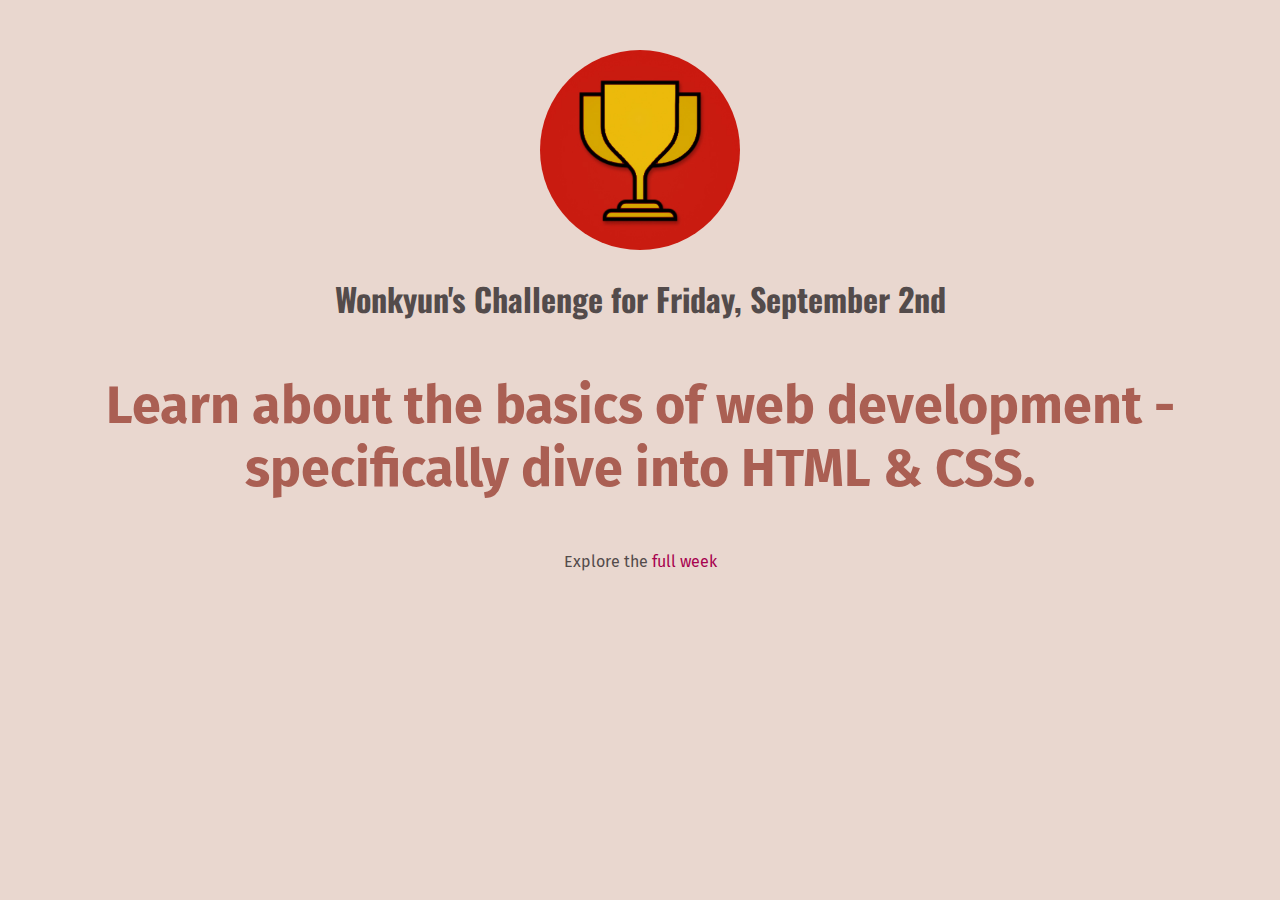
<file: index.html>
<!DOCTYPE html>
<html lang="en">
  <head>
    <meta charset="UTF-8" />
    <link rel="preconnect" href="https://fonts.googleapis.com" />
    <link rel="preconnect" href="https://fonts.gstatic.com" crossorigin />
    <link
      href="https://fonts.googleapis.com/css2?family=Fira+Sans:ital,wght@0,700;1,400&family=Oswald:wght@700&display=swap"
      rel="stylesheet"
    />

    <!--<link> 태그의 rel 속성은 현재 문서와 외부 리소스 사이의 연관 관계를 명시합니다.-->
    <link href="styles/shared.css" rel="stylesheet" />
    <link href="styles/daily-challenge.css" rel="stylesheet" />
    <title>My Daily Challenge</title>
  </head>
  <body>
    <!--alt는 이미지가 서버로 로딩되지 않을 때 대신 표시되는 텍스트 -->
    <img src="images/challenges-trophy.jpeg" alt="A trophy" />
    <h1>Wonkyun's Challenge for Friday, September 2nd</h1>
    <p id="todays-challenge">
      Learn about the basics of web development - specifically dive into HTML &
      CSS.
    </p>
    <p>
      Explore the
      <a href="full-week.html"> full week </a>
    </p>
  </body>
</html>
</file>
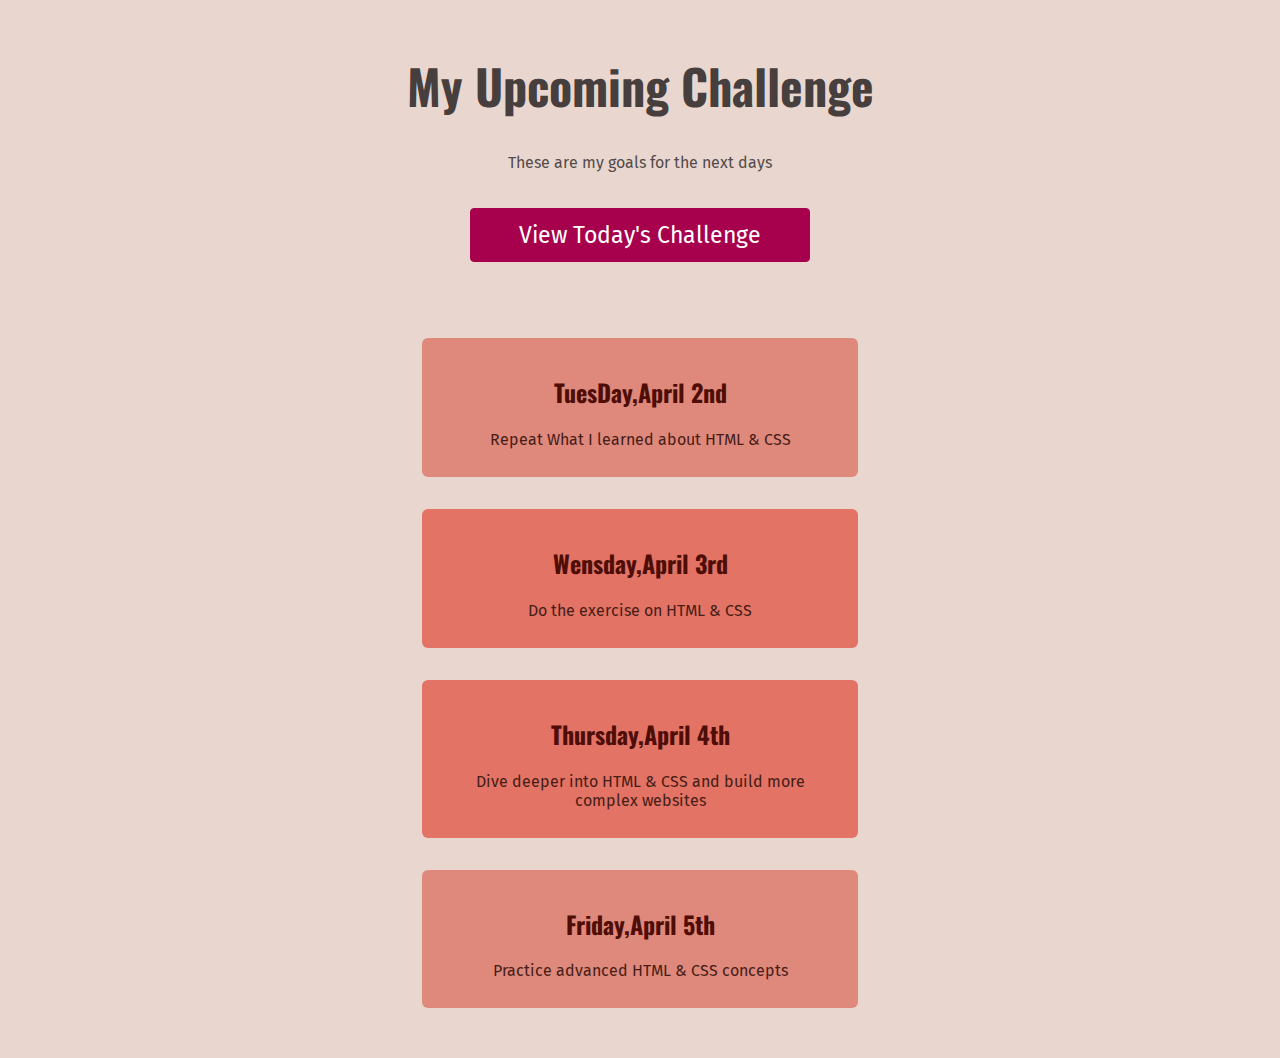
<file: full-week.html>
<!DOCTYPE html>
<html lang="en">
  <head>
    <meta charset="UTF-8" />
    <link rel="preconnect" href="https://fonts.googleapis.com" />
    <link rel="preconnect" href="https://fonts.gstatic.com" crossorigin />
    <link
      href="https://fonts.googleapis.com/css2?family=Fira+Sans:ital,wght@0,700;1,400&family=Oswald:wght@700&display=swap"
      rel="stylesheet"
    />
    <link href="styles/shared.css" rel="stylesheet" />
    <link href="styles/full-week.css" rel="stylesheet" />
    <title>My Upcoming Challenge</title>
  </head>
  <body>
    <header>
      <h1>My Upcoming Challenge</h1>
      <p id="description">These are my goals for the next days</p>
      <a href="index.html">View Today's Challenge</a>
    </header>
    <main>
      <ol>
        <li>
          <h2>TuesDay,April 2nd</h2>
          <p>Repeat What I learned about HTML & CSS</p>
        </li>
        <li class="highlight-goal">
          <h2>Wensday,April 3rd</h2>
          <p>Do the exercise on HTML & CSS</p>
        </li>

        <li class="highlight-goal">
          <h2>Thursday,April 4th</h2>
          <p>Dive deeper into HTML & CSS and build more complex websites</p>
        </li>
        <li>
          <h2>Friday,April 5th</h2>
          <p>Practice advanced HTML & CSS concepts</p>
        </li>
      </ol>
    </main>
  </body>
</html>
</file>
<file: styles/shared.css>
body {
  /*body 안에 있는 요소를 가운데로 정렬시키고 싶을 때 사용 
    text-align은 태그 안의 요소들의 배치를 담당한다 그래서 이미지 태그에다가
    쓴다고해서 이미지의 정렬이 바뀌지 않고 이미지 밖에 쌓여져 있는 바디 태그를 수정해야함  */
  text-align: center;
  background-color: rgb(233, 215, 207);
  color: rgb(83, 75, 75);
  margin: 50px;
}

h1 {
  font-family: "Oswald", sans-serif;
}

p {
  font-family: "Fira Sans", sans-serif;
}

a {
  font-family: "Fira Sans", sans-serif;
  color: rgb(167, 1, 78);
  text-decoration: none;
}

/*hover 를 사용해서 마우스 커서를 올렸을 때 동작을 지정해줄 수 있다 */
a:hover {
  text-decoration: underline;
}
</file>
<file: styles/daily-challenge.css>
body {
  margin: 50px;
}

img {
  width: 200px;
  height: 200px;
  border-radius: 100px;
}

#todays-challenge {
  color: rgb(170, 95, 83);
  font-weight: bold;
  font-size: 52px;
}
</file>
<file: styles/full-week.css>
header{
  margin-bottom: 64px;
}

h1 {
  font-size: 48px;
  color: rgb(71, 62, 62);
  margin: 12px, 0;
}

/* 얘는 결합자를 사용하는 경우, header의 p 속성에 대한 스타일 변경 */
/*header p {
  margin-bottom: 36px;
}*/

/* 얘는 id 선택자를 이용해서 특정 부분의 스타일 업데이트 */
#description{
  margin: 24px;
}

a {
  padding: 12px 48px;
  background-color: rgb(167, 1, 78);
  color: white;
  border: 1px solid rgb(167, 1, 78);
  border-radius: 4px;
  font-size: 23px;
  
  /*인라인 요소와 블록 요소에 대해서 자세하게 알아보고 차이를 알자, + 인라인 블록의 역할*/
  display: inline-block;
  margin: 12px 0;
}

a:hover {
  text-decoration: none;
  background-color: rgb(180, 12, 90);
}

ol {
  list-style: none;
  width: 500px;
  
  /* margin은 순서대로 위 오른쪽 아래 왼쪽, 오른쪽 왼쪽 auto 해주면 중앙정렬이 된다 */
  margin: 36px auto 0 auto;
  padding: 0;
}

li {
  padding: 16px;
  background-color: rgb(223, 136, 124);
  border-radius: 6px;
  margin: 32px;
}

h2 {
  color: rgb(78, 13, 5);
  font-family: "Oswald", "sans-sarif";
}

/*결합자 사용하였을 때 */
main p {
  margin: 12px;
  color: rgb(71,29,22);
}

/* 클래스를 사용하였을 떄, 우선순위는 클래스가 결합자 보다 높다 */
.highlight-goal {
  background-color: rgb(226,115,101);
}
</file>
